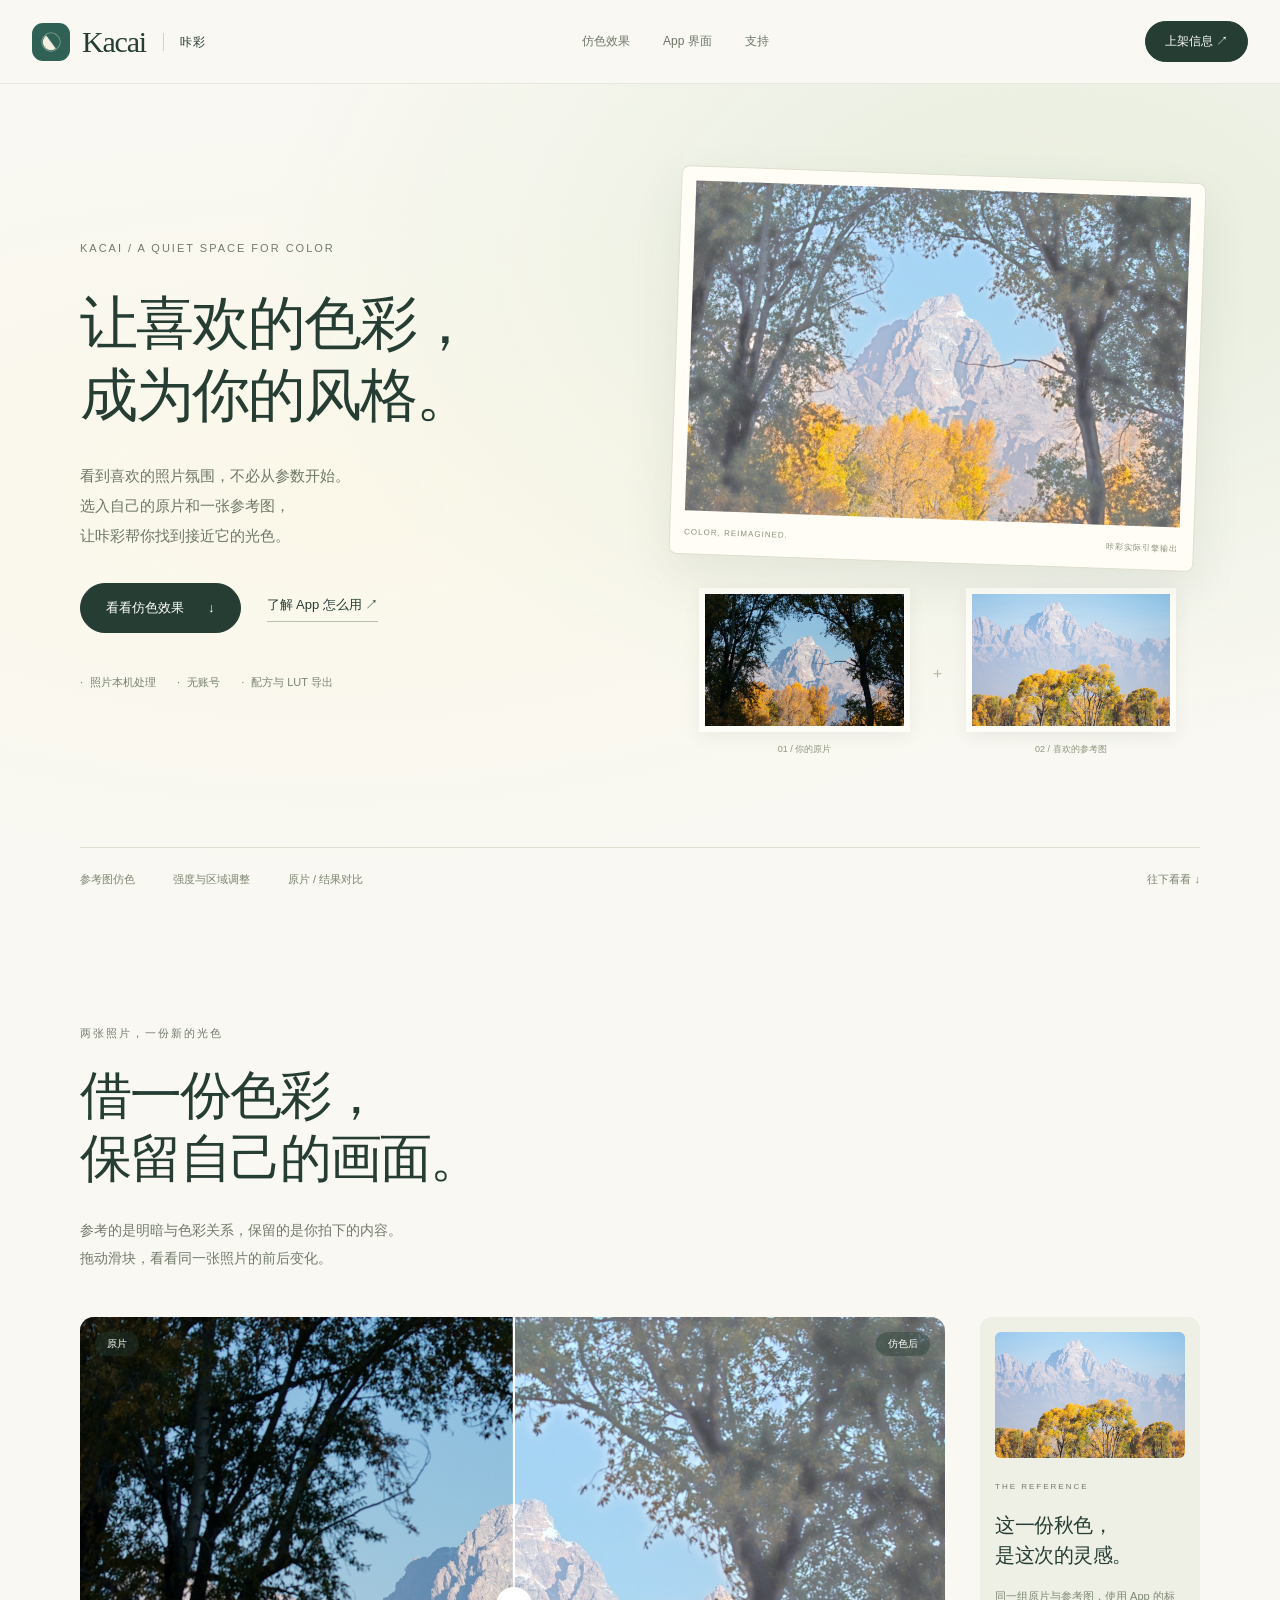
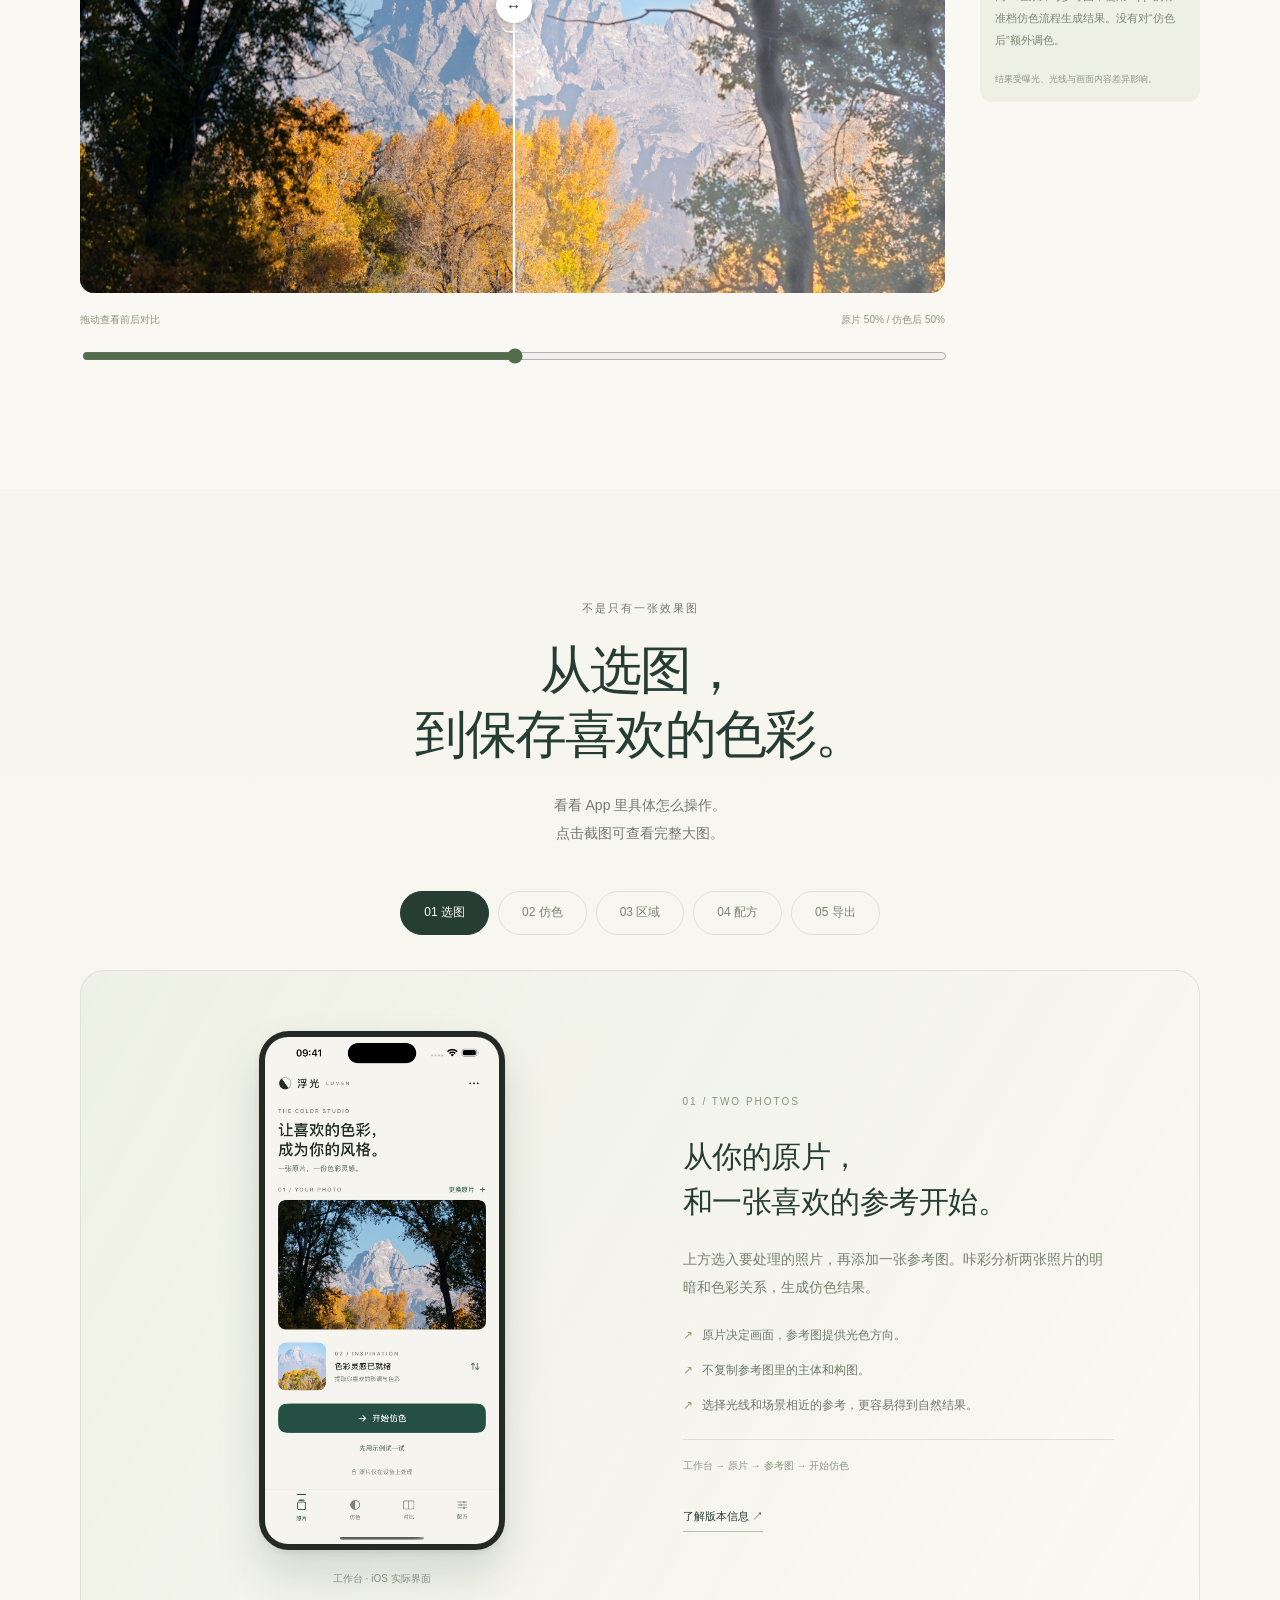
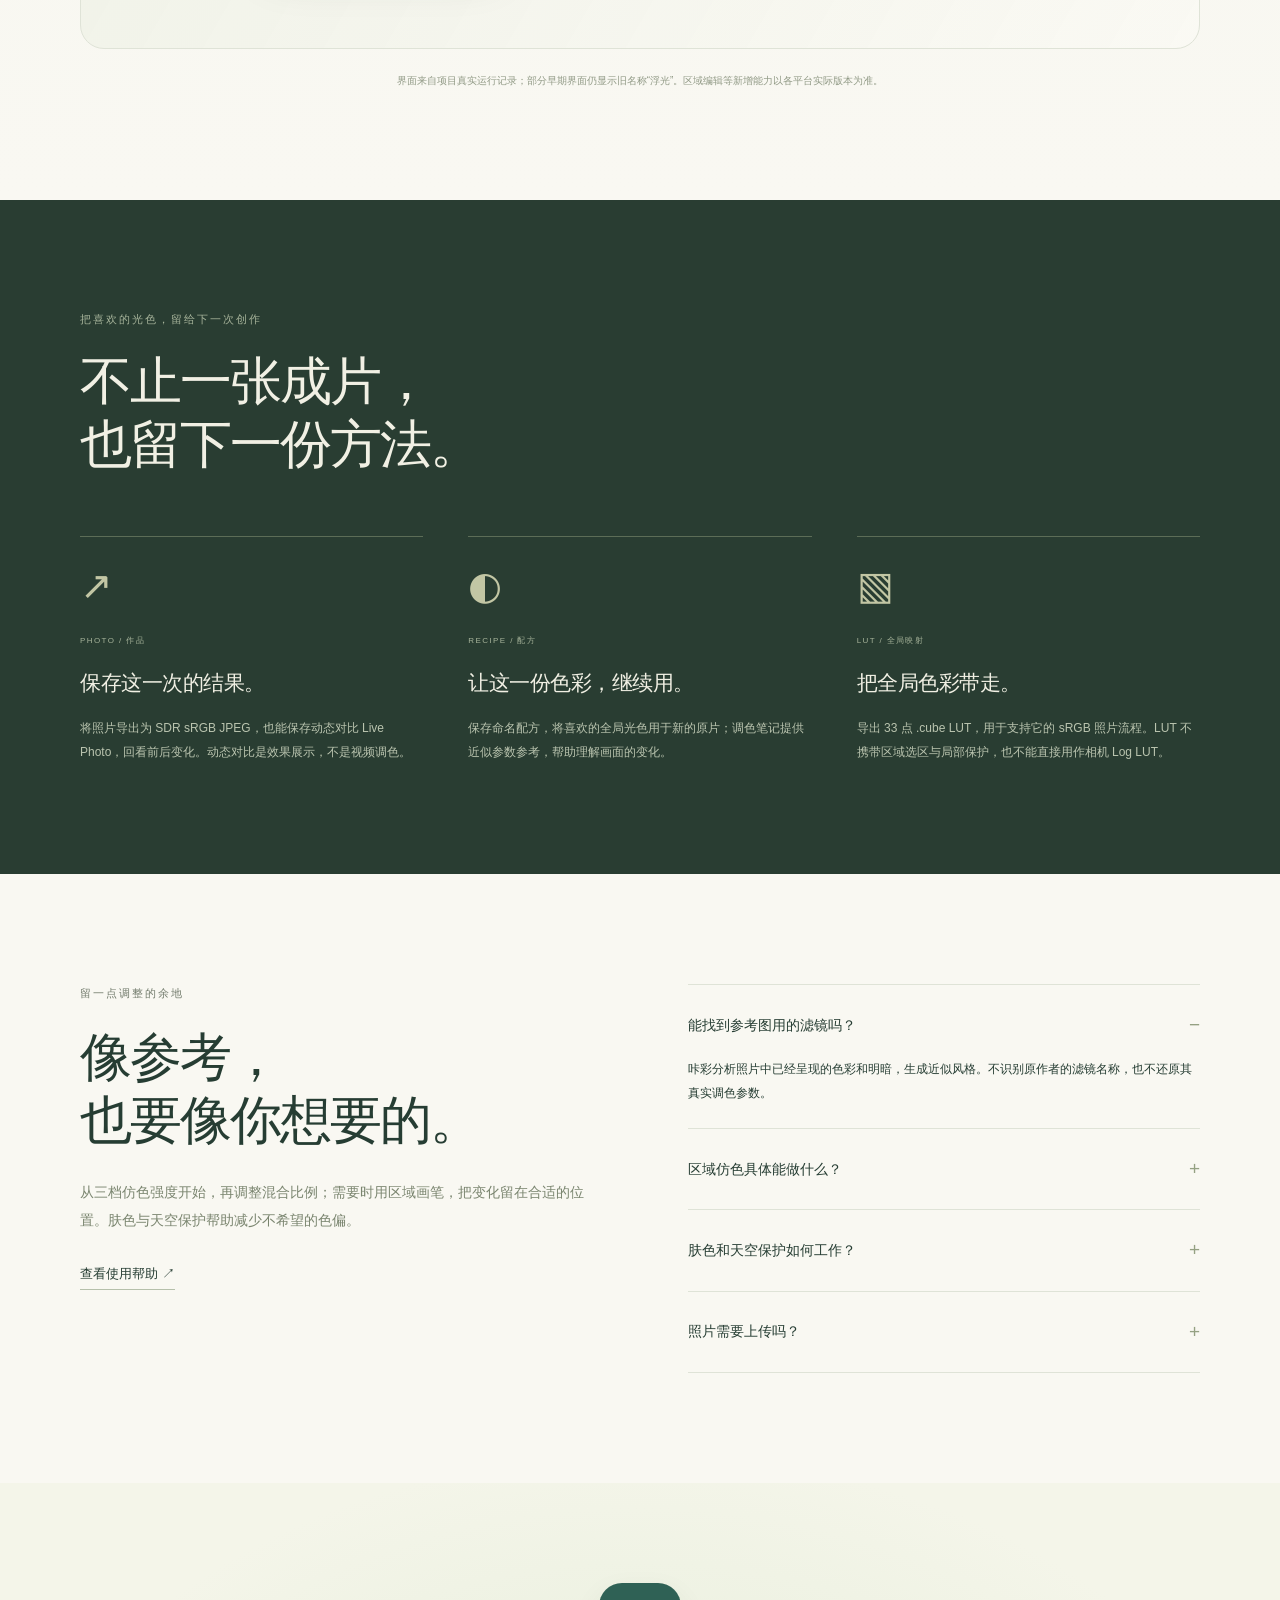
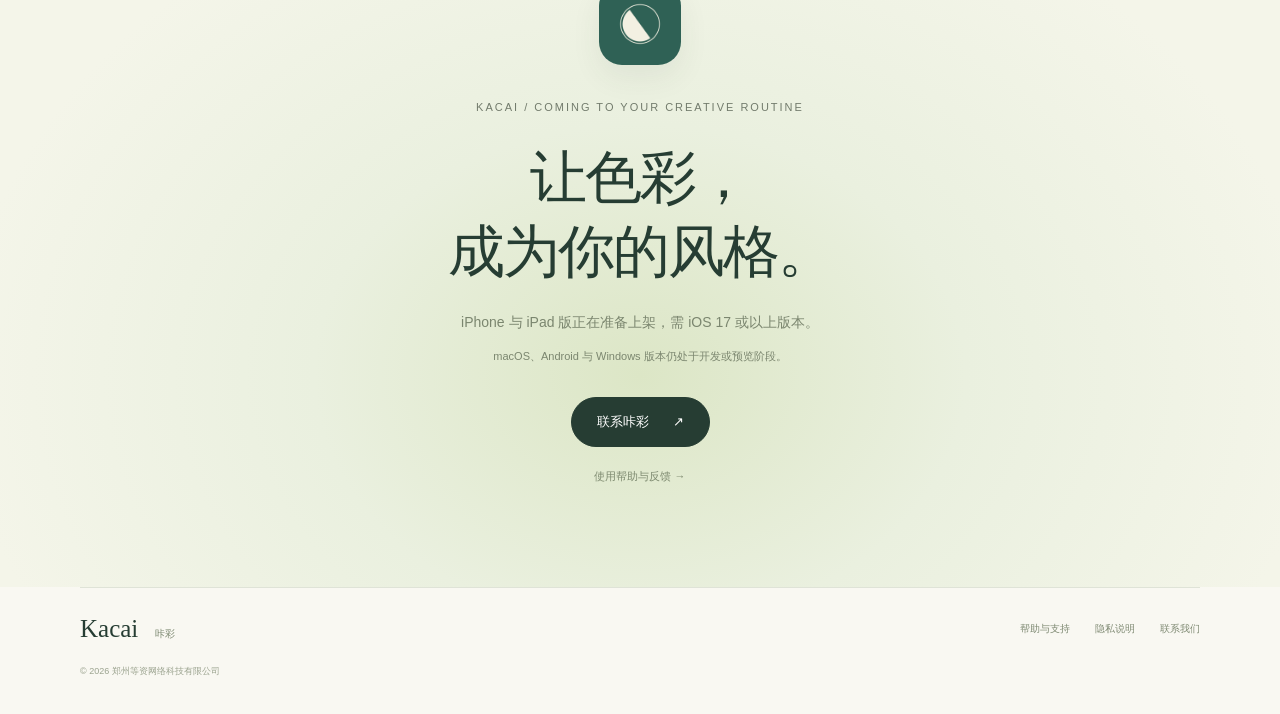
<file: index.html>
<!doctype html><html lang="zh-Hans"><head><meta charset="utf-8"><meta name="viewport" content="width=device-width,initial-scale=1"><meta name="theme-color" content="#f9f8f2"><title>让喜欢的色彩，成为你的风格 · 咔彩 Kacai</title><meta name="description" content="本地参考图仿色工具。选择原片与参考图，比较前后变化，调整强度与区域，保存作品、配方和 LUT。"><link rel="icon" href="assets/icon.png"><link rel="stylesheet" href="style.css?v=20261118"><script src="app.js?v=20261118" defer></script></head><body><a class="skip-link" href="#main">跳到正文</a><header class="site-header"><div class="header-inner"><a class="brand" href="index.html"><img src="assets/icon.png" alt="" width="38" height="38"><span class="brand-name">Kacai<span>咔彩</span></span></a><nav aria-label="页面导航"><a href="index.html#comparison">仿色效果</a><a href="index.html#experience">App 界面</a><a href="support.html">支持</a></nav><a class="button small" href="index.html#availability">上架信息 ↗</a></div></header>
<main id="main"><section class="hero"><div class="wrap hero-grid"><div class="hero-copy"><p class="eyebrow">KACAI / A QUIET SPACE FOR COLOR</p><h1>让喜欢的色彩，<br>成为你的风格。</h1><p class="hero-description">看到喜欢的照片氛围，不必从参数开始。<br>选入自己的原片和一张参考图，<br>让咔彩帮你找到接近它的光色。</p><div class="hero-actions"><a class="button" href="#comparison">看看仿色效果 <span aria-hidden="true">↓</span></a><a class="text-link" href="#experience">了解 App 怎么用 ↗</a></div><div class="hero-notes"><span>照片本机处理</span><span>无账号</span><span>配方与 LUT 导出</span></div></div><div class="hero-board"><figure class="result-print"><img src="assets/result.jpg" alt="咔彩实际仿色结果：树影间的雪山与金色秋林，明暗与色彩向参考图靠近。" width="1400" height="933" fetchpriority="high"><figcaption><span>COLOR, REIMAGINED.</span><span>咔彩实际引擎输出</span></figcaption></figure><div class="photo-pair"><figure><img src="assets/original.jpg" width="1400" height="933" alt="原片：较深树影中的雪山与秋林。"><figcaption>01 / 你的原片</figcaption></figure><span aria-hidden="true">＋</span><figure><img src="assets/reference.jpg" width="1400" height="933" alt="参考图：明亮雪山前的金色白杨林。"><figcaption>02 / 喜欢的参考图</figcaption></figure></div></div></div><div class="wrap hero-bottom"><span>参考图仿色</span><span>强度与区域调整</span><span>原片 / 结果对比</span><a href="#comparison">往下看看 ↓</a></div></section>
<section class="section" id="comparison" aria-labelledby="comparison-title"><div class="wrap"><div class="section-heading"><p class="eyebrow">两张照片，一份新的光色</p><h2 id="comparison-title">借一份色彩，<br>保留自己的画面。</h2><p>参考的是明暗与色彩关系，保留的是你拍下的内容。<br>拖动滑块，看看同一张照片的前后变化。</p></div><div class="compare-layout"><div><div class="compare-stage" style="--split:50%"><img class="compare-result" src="assets/result.jpg" width="1400" height="933" alt="仿色后的雪山秋林完整效果" loading="lazy"><div class="compare-original"><img src="assets/original.jpg" width="1400" height="933" alt="同一张照片的原片" loading="lazy"></div><div class="compare-divider" aria-hidden="true"><span>↔</span></div><span class="compare-label before-label">原片</span><span class="compare-label after-label">仿色后</span></div><div class="range-heading"><label for="compare-range">拖动查看前后对比</label><output id="compare-value" for="compare-range">原片 50% / 仿色后 50%</output></div><input type="range" id="compare-range" min="0" max="100" value="50" aria-label="调整原片与仿色后的对比位置"></div><aside class="reference-card"><img src="assets/reference.jpg" alt="此次仿色采用的参考图，明亮雪山与金色白杨。" width="1400" height="933" loading="lazy"><p class="eyebrow">THE REFERENCE</p><h3>这一份秋色，<br>是这次的灵感。</h3><p>同一组原片与参考图，使用 App 的标准档仿色流程生成结果。没有对“仿色后”额外调色。</p><small>结果受曝光、光线与画面内容差异影响。</small></aside></div></div></section>
<section class="section experience" id="experience" aria-labelledby="experience-title"><div class="wrap"><div class="section-heading centered"><p class="eyebrow">不是只有一张效果图</p><h2 id="experience-title">从选图，<br>到保存喜欢的色彩。</h2><p>看看 App 里具体怎么操作。<br>点击截图可查看完整大图。</p></div><div class="step-tabs" role="tablist" aria-label="App 操作流程"><button role="tab" id="tab-studio" aria-selected="true" aria-controls="step-panel" data-step="studio">01 选图</button><button role="tab" id="tab-match" aria-selected="false" tabindex="-1" aria-controls="step-panel" data-step="match">02 仿色</button><button role="tab" id="tab-region" aria-selected="false" tabindex="-1" aria-controls="step-panel" data-step="region">03 区域</button><button role="tab" id="tab-recipe" aria-selected="false" tabindex="-1" aria-controls="step-panel" data-step="recipe">04 配方</button><button role="tab" id="tab-export" aria-selected="false" tabindex="-1" aria-controls="step-panel" data-step="export">05 导出</button></div><div class="step-panel" id="step-panel" role="tabpanel" aria-labelledby="tab-studio"><figure class="step-visual"><a class="phone walkthrough" id="step-image-link" href="assets/app-studio.jpg" data-preview aria-label="查看当前 App 界面大图"><img id="step-image" src="assets/app-studio.jpg" alt="实际 iOS 工作台，展示原片与参考图两个导入位置。" width="900" height="1951" loading="lazy"></a><figcaption id="step-caption">工作台 · iOS 实际界面</figcaption></figure><div class="step-copy"><span id="step-number" class="step-number">01 / TWO PHOTOS</span><h3 id="step-title">从你的原片，<br>和一张喜欢的参考开始。</h3><p id="step-description">上方选入要处理的照片，再添加一张参考图。咔彩分析两张照片的明暗和色彩关系，生成仿色结果。</p><ul id="step-points"><li>原片决定画面，参考图提供光色方向。</li><li>不复制参考图里的主体和构图。</li><li>选择光线和场景相近的参考，更容易得到自然结果。</li></ul><p class="step-path" id="step-path">工作台 → 原片 → 参考图 → 开始仿色</p><a class="text-link" href="#availability">了解版本信息 ↗</a></div></div><p class="image-note">界面来自项目真实运行记录；部分早期界面仍显示旧名称“浮光”。区域编辑等新增能力以各平台实际版本为准。</p></div></section>
<section class="essentials section"><div class="wrap"><div class="section-heading"><p class="eyebrow">把喜欢的光色，留给下一次创作</p><h2>不止一张成片，<br>也留下一份方法。</h2></div><div class="essentials-grid"><article><span class="feature-mark">↗</span><p class="eyebrow">PHOTO / 作品</p><h3>保存这一次的结果。</h3><p>将照片导出为 SDR sRGB JPEG，也能保存动态对比 Live Photo，回看前后变化。动态对比是效果展示，不是视频调色。</p></article><article><span class="feature-mark">◐</span><p class="eyebrow">RECIPE / 配方</p><h3>让这一份色彩，继续用。</h3><p>保存命名配方，将喜欢的全局光色用于新的原片；调色笔记提供近似参数参考，帮助理解画面的变化。</p></article><article><span class="feature-mark">▧</span><p class="eyebrow">LUT / 全局映射</p><h3>把全局色彩带走。</h3><p>导出 33 点 .cube LUT，用于支持它的 sRGB 照片流程。LUT 不携带区域选区与局部保护，也不能直接用作相机 Log LUT。</p></article></div></div></section>
<section class="section"><div class="wrap support-grid"><div><p class="eyebrow">留一点调整的余地</p><h2>像参考，<br>也要像你想要的。</h2><p class="section-text">从三档仿色强度开始，再调整混合比例；需要时用区域画笔，把变化留在合适的位置。肤色与天空保护帮助减少不希望的色偏。</p><a class="text-link" href="support.html">查看使用帮助 ↗</a></div><div class="faq"><details open><summary>能找到参考图用的滤镜吗？</summary><p>咔彩分析照片中已经呈现的色彩和明暗，生成近似风格。不识别原作者的滤镜名称，也不还原其真实调色参数。</p></details><details><summary>区域仿色具体能做什么？</summary><p>当前 iOS 开发版本支持区域画笔、擦除、柔边与撤销重做，并可恢复最近一次编辑项目。选区影响当前照片，导出的全局 LUT 不包含选区。</p></details><details><summary>肤色和天空保护如何工作？</summary><p>当前 iOS 开发版本提供人脸检测辅助的肤色保护与天空渐变平滑；保护仍可能误判，可按实际结果调整或关闭，并配合区域编辑。</p></details><details><summary>照片需要上传吗？</summary><p>照片分析和仿色在本机完成，无需账号。系统可能从你的 iCloud 图库下载你选择的照片；这属于系统图库行为。</p></details></div></div></section>
<section class="download-section" id="availability"><div class="wrap download-inner"><img class="download-icon" src="assets/icon.png" width="88" height="88" alt="咔彩 App 图标" loading="lazy"><p class="eyebrow">KACAI / COMING TO YOUR CREATIVE ROUTINE</p><h2>让色彩，<br>成为你的风格。</h2><p>iPhone 与 iPad 版正在准备上架，需 iOS 17 或以上版本。</p><p class="platform-note">macOS、Android 与 Windows 版本仍处于开发或预览阶段。</p><a class="button" href="mailto:laigangwei@163.com">联系咔彩 <span aria-hidden="true">↗</span></a><a class="download-help" href="support.html">使用帮助与反馈 →</a></div></section></main><footer class="site-footer wrap"><a class="footer-brand" href="index.html">Kacai <span>咔彩</span></a><nav aria-label="页脚"><a href="support.html">帮助与支持</a><a href="privacy.html">隐私说明</a><a href="mailto:laigangwei@163.com">联系我们</a></nav><p>© 2026 郑州等资网络科技有限公司</p></footer><dialog class="image-dialog" id="image-dialog" aria-label="图片大图预览"><div class="dialog-toolbar"><span>App 界面</span><button id="close-preview" aria-label="关闭大图">关闭 ×</button></div><img id="dialog-image" alt=""></dialog></body></html>
</file>
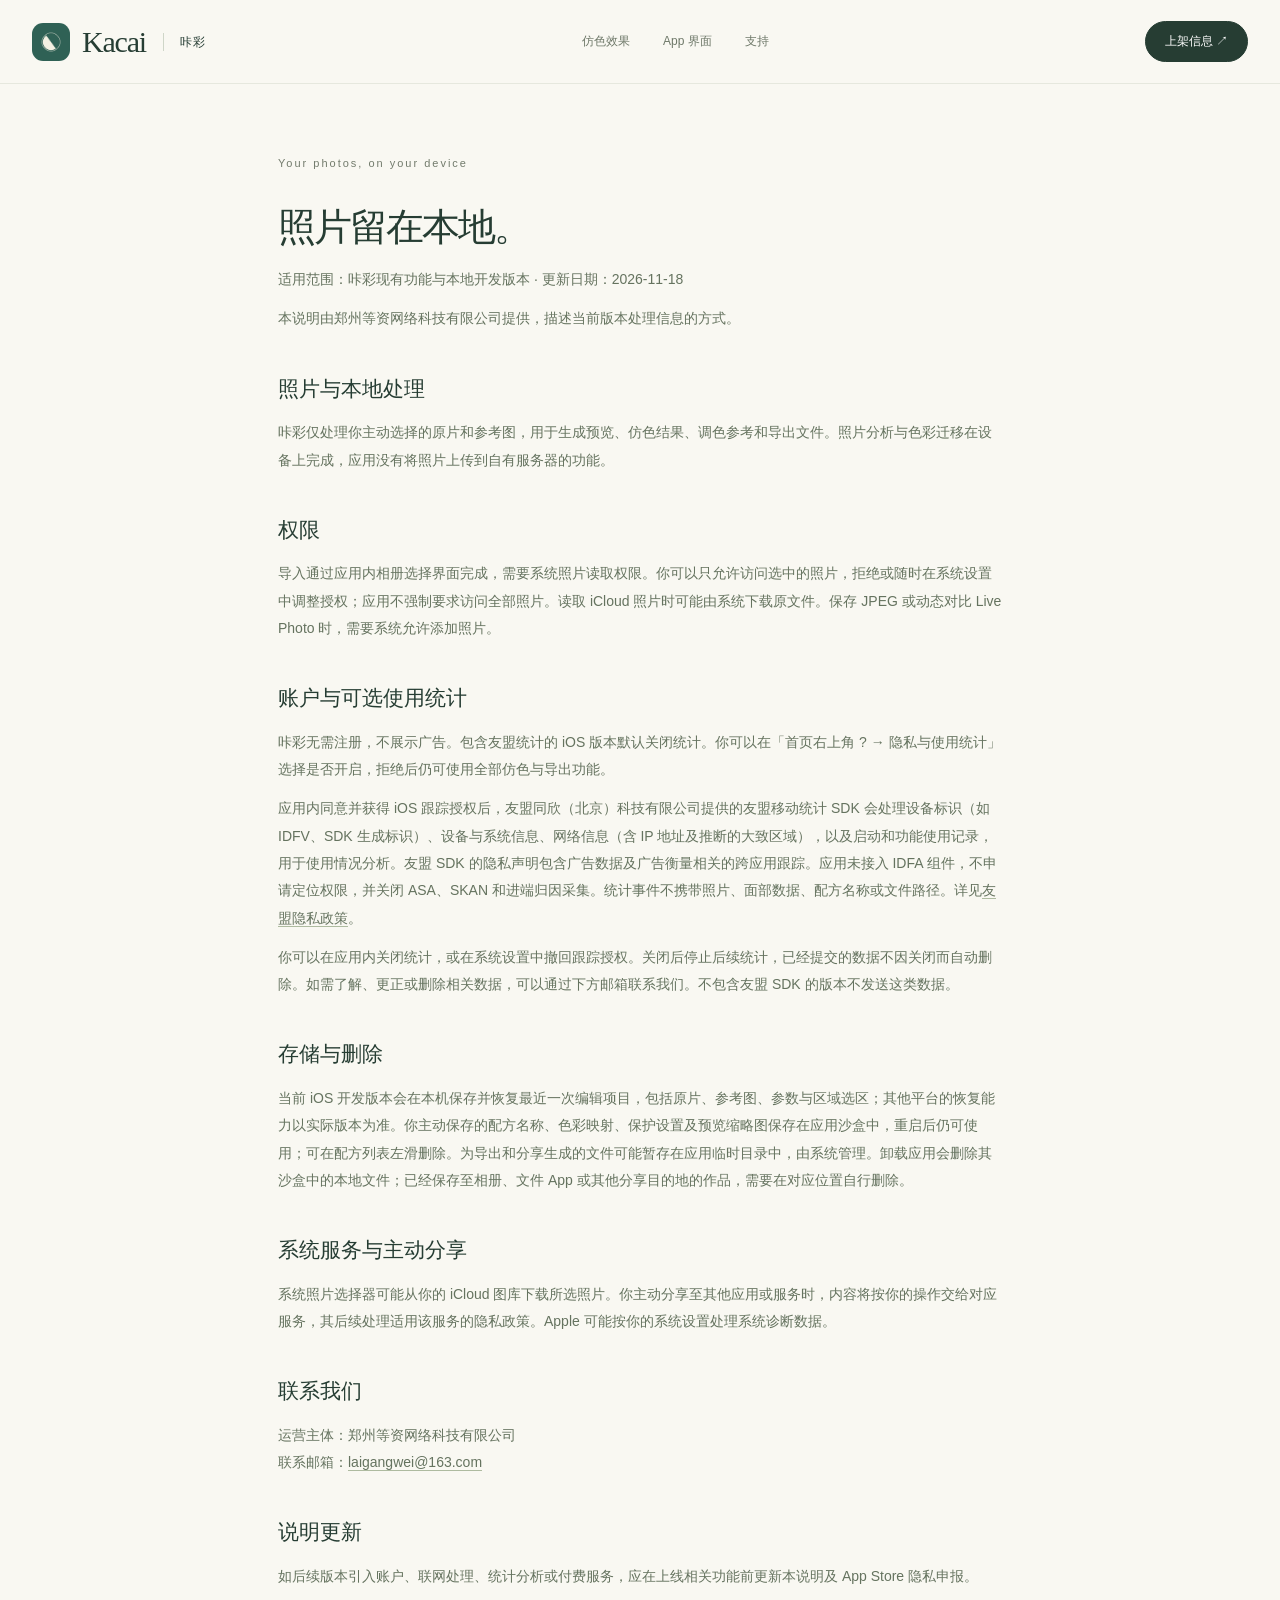
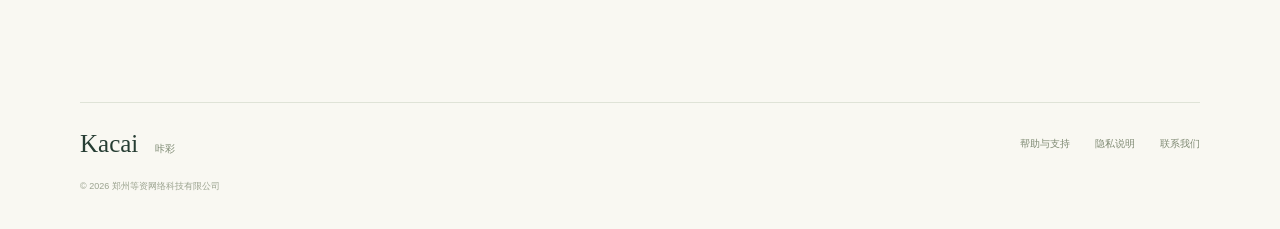
<file: privacy.html>
<!doctype html><html lang="zh-Hans"><head><meta charset="utf-8"><meta name="viewport" content="width=device-width,initial-scale=1"><meta name="theme-color" content="#f9f8f2"><title>隐私说明 · 咔彩 Kacai</title><meta name="description" content="咔彩的本地照片处理、权限和存储说明。"><link rel="icon" href="assets/icon.png"><link rel="stylesheet" href="style.css?v=20261118"><script src="app.js?v=20261118" defer></script></head><body><a class="skip-link" href="#main">跳到正文</a><header class="site-header"><div class="header-inner"><a class="brand" href="index.html"><img src="assets/icon.png" alt="" width="38" height="38"><span class="brand-name">Kacai<span>咔彩</span></span></a><nav aria-label="页面导航"><a href="index.html#comparison">仿色效果</a><a href="index.html#experience">App 界面</a><a href="support.html">支持</a></nav><a class="button small" href="index.html#availability">上架信息 ↗</a></div></header><main id="main" class="policy-page"><div class="eyebrow">Your photos, on your device</div><h1>照片留在本地。</h1><p class="muted">适用范围：咔彩现有功能与本地开发版本 · 更新日期：2026-11-18</p><p>本说明由郑州等资网络科技有限公司提供，描述当前版本处理信息的方式。</p><h2>照片与本地处理</h2><p>咔彩仅处理你主动选择的原片和参考图，用于生成预览、仿色结果、调色参考和导出文件。照片分析与色彩迁移在设备上完成，应用没有将照片上传到自有服务器的功能。</p><h2>权限</h2><p>导入通过应用内相册选择界面完成，需要系统照片读取权限。你可以只允许访问选中的照片，拒绝或随时在系统设置中调整授权；应用不强制要求访问全部照片。读取 iCloud 照片时可能由系统下载原文件。保存 JPEG 或动态对比 Live Photo 时，需要系统允许添加照片。</p><h2>账户与可选使用统计</h2><p>咔彩无需注册，不展示广告。包含友盟统计的 iOS 版本默认关闭统计。你可以在「首页右上角 ? → 隐私与使用统计」选择是否开启，拒绝后仍可使用全部仿色与导出功能。</p><p>应用内同意并获得 iOS 跟踪授权后，友盟同欣（北京）科技有限公司提供的友盟移动统计 SDK 会处理设备标识（如 IDFV、SDK 生成标识）、设备与系统信息、网络信息（含 IP 地址及推断的大致区域），以及启动和功能使用记录，用于使用情况分析。友盟 SDK 的隐私声明包含广告数据及广告衡量相关的跨应用跟踪。应用未接入 IDFA 组件，不申请定位权限，并关闭 ASA、SKAN 和进端归因采集。统计事件不携带照片、面部数据、配方名称或文件路径。详见<a href="https://www.umeng.com/page/policy">友盟隐私政策</a>。</p><p>你可以在应用内关闭统计，或在系统设置中撤回跟踪授权。关闭后停止后续统计，已经提交的数据不因关闭而自动删除。如需了解、更正或删除相关数据，可以通过下方邮箱联系我们。不包含友盟 SDK 的版本不发送这类数据。</p><h2>存储与删除</h2><p>当前 iOS 开发版本会在本机保存并恢复最近一次编辑项目，包括原片、参考图、参数与区域选区；其他平台的恢复能力以实际版本为准。你主动保存的配方名称、色彩映射、保护设置及预览缩略图保存在应用沙盒中，重启后仍可使用；可在配方列表左滑删除。为导出和分享生成的文件可能暂存在应用临时目录中，由系统管理。卸载应用会删除其沙盒中的本地文件；已经保存至相册、文件 App 或其他分享目的地的作品，需要在对应位置自行删除。</p><h2>系统服务与主动分享</h2><p>系统照片选择器可能从你的 iCloud 图库下载所选照片。你主动分享至其他应用或服务时，内容将按你的操作交给对应服务，其后续处理适用该服务的隐私政策。Apple 可能按你的系统设置处理系统诊断数据。</p><h2>联系我们</h2><p>运营主体：郑州等资网络科技有限公司<br>联系邮箱：<a href="mailto:laigangwei@163.com">laigangwei@163.com</a></p><h2>说明更新</h2><p>如后续版本引入账户、联网处理、统计分析或付费服务，应在上线相关功能前更新本说明及 App Store 隐私申报。</p></main><footer class="site-footer wrap"><a class="footer-brand" href="index.html">Kacai <span>咔彩</span></a><nav aria-label="页脚"><a href="support.html">帮助与支持</a><a href="privacy.html">隐私说明</a><a href="mailto:laigangwei@163.com">联系我们</a></nav><p>© 2026 郑州等资网络科技有限公司</p></footer></body></html>
</file>
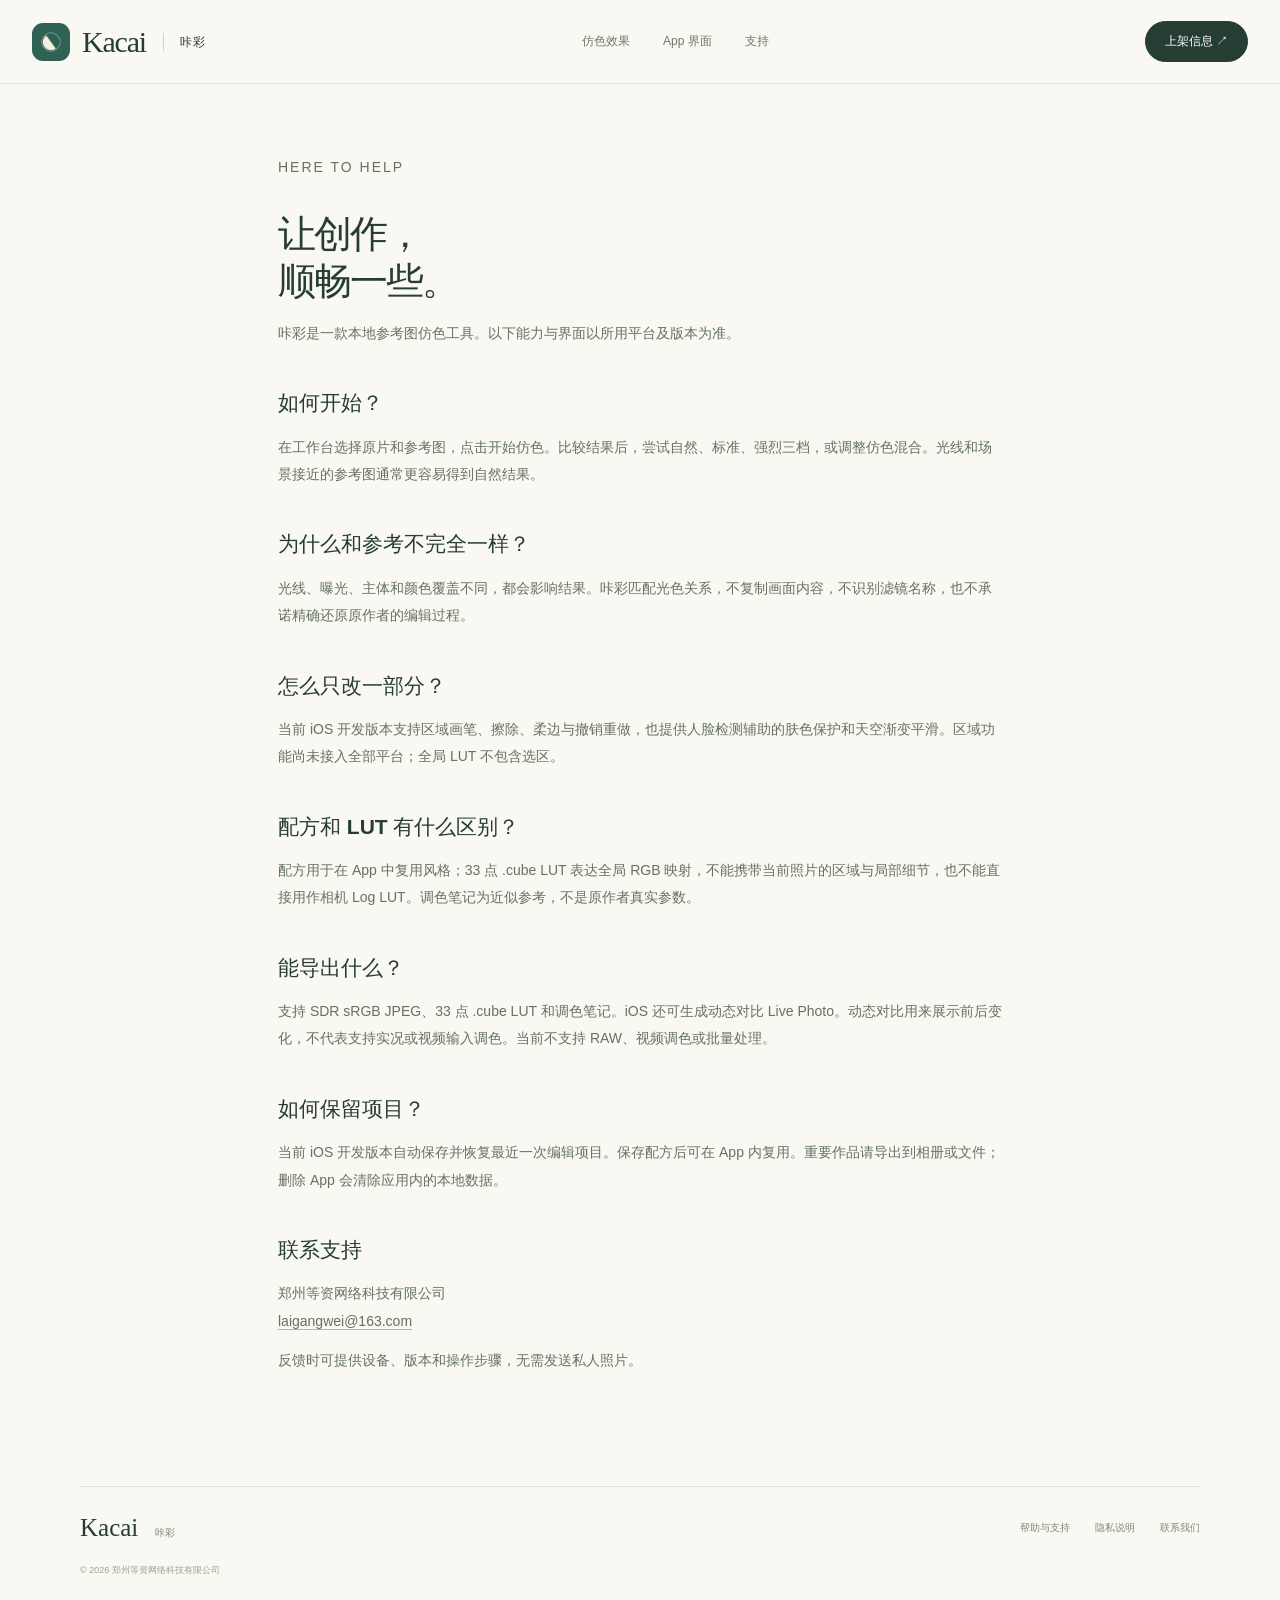
<file: support.html>
<!doctype html><html lang="zh-Hans"><head><meta charset="utf-8"><meta name="viewport" content="width=device-width,initial-scale=1"><meta name="theme-color" content="#f9f8f2"><title>帮助与支持 · 咔彩 Kacai</title><meta name="description" content="咔彩使用流程、区域编辑、配方与 LUT 导出的常见问题。"><link rel="icon" href="assets/icon.png"><link rel="stylesheet" href="style.css?v=20261118"><script src="app.js?v=20261118" defer></script></head><body><a class="skip-link" href="#main">跳到正文</a><header class="site-header"><div class="header-inner"><a class="brand" href="index.html"><img src="assets/icon.png" alt="" width="38" height="38"><span class="brand-name">Kacai<span>咔彩</span></span></a><nav aria-label="页面导航"><a href="index.html#comparison">仿色效果</a><a href="index.html#experience">App 界面</a><a href="support.html">支持</a></nav><a class="button small" href="index.html#availability">上架信息 ↗</a></div></header><main class="policy-page" id="main"><p class="eyebrow">HERE TO HELP</p><h1>让创作，<br>顺畅一些。</h1><p>咔彩是一款本地参考图仿色工具。以下能力与界面以所用平台及版本为准。</p><h2>如何开始？</h2><p>在工作台选择原片和参考图，点击开始仿色。比较结果后，尝试自然、标准、强烈三档，或调整仿色混合。光线和场景接近的参考图通常更容易得到自然结果。</p><h2>为什么和参考不完全一样？</h2><p>光线、曝光、主体和颜色覆盖不同，都会影响结果。咔彩匹配光色关系，不复制画面内容，不识别滤镜名称，也不承诺精确还原原作者的编辑过程。</p><h2>怎么只改一部分？</h2><p>当前 iOS 开发版本支持区域画笔、擦除、柔边与撤销重做，也提供人脸检测辅助的肤色保护和天空渐变平滑。区域功能尚未接入全部平台；全局 LUT 不包含选区。</p><h2>配方和 LUT 有什么区别？</h2><p>配方用于在 App 中复用风格；33 点 .cube LUT 表达全局 RGB 映射，不能携带当前照片的区域与局部细节，也不能直接用作相机 Log LUT。调色笔记为近似参考，不是原作者真实参数。</p><h2>能导出什么？</h2><p>支持 SDR sRGB JPEG、33 点 .cube LUT 和调色笔记。iOS 还可生成动态对比 Live Photo。动态对比用来展示前后变化，不代表支持实况或视频输入调色。当前不支持 RAW、视频调色或批量处理。</p><h2>如何保留项目？</h2><p>当前 iOS 开发版本自动保存并恢复最近一次编辑项目。保存配方后可在 App 内复用。重要作品请导出到相册或文件；删除 App 会清除应用内的本地数据。</p><h2>联系支持</h2><p>郑州等资网络科技有限公司<br><a href="mailto:laigangwei@163.com">laigangwei@163.com</a></p><p>反馈时可提供设备、版本和操作步骤，无需发送私人照片。</p></main><footer class="site-footer wrap"><a class="footer-brand" href="index.html">Kacai <span>咔彩</span></a><nav aria-label="页脚"><a href="support.html">帮助与支持</a><a href="privacy.html">隐私说明</a><a href="mailto:laigangwei@163.com">联系我们</a></nav><p>© 2026 郑州等资网络科技有限公司</p></footer></body></html>
</file>
<file: style.css>
:root{color-scheme:light;--paper:#f9f8f2;--ink:#263d33;--muted:#727b6c;--sage:#e8ecdf;--line:#dfe3d7;--gold:#b2a078;font-family:-apple-system,BlinkMacSystemFont,"PingFang SC","Microsoft YaHei",sans-serif;font-synthesis:none}
*{box-sizing:border-box}html{scroll-behavior:smooth;scroll-padding-top:100px}body{margin:0;background:var(--paper);color:var(--ink);font-size:15px;line-height:1.8}a{color:inherit;text-decoration:none}button{font:inherit;color:inherit;cursor:pointer}img{display:block;max-width:100%}button,a,summary{-webkit-tap-highlight-color:transparent}button:focus-visible,a:focus-visible,summary:focus-visible{outline:3px solid #929f78;outline-offset:5px}p,h1,h2,h3,figure{margin:0}button{touch-action:manipulation}::selection{background:#d7dfc5}.wrap{width:min(1120px,calc(100% - 80px));margin-inline:auto}.section{padding:110px 0}.eyebrow{font-size:11px;font-weight:500;letter-spacing:2px;color:var(--muted)}h1,h2,h3{font-weight:570}h1,h2{letter-spacing:-2px;line-height:1.22}h2{font-size:52px}h3{line-height:1.5;letter-spacing:-.5px}.skip-link{position:fixed;top:-100px;left:20px;padding:10px 20px;background:#fff;z-index:10}.skip-link:focus{top:10px}.button{display:inline-flex;align-items:center;justify-content:center;gap:24px;padding:13px 25px;background:var(--ink);color:#fff;border:1px solid var(--ink);border-radius:40px;font-size:13px;line-height:1.7;transition:background .2s,transform .2s}.button:hover{background:#45624c;transform:translateY(-2px)}.button.small{font-size:12px;padding:9px 19px;gap:15px}.text-link{display:inline-flex;align-items:center;gap:20px;border-bottom:1px solid #b6c0ab;padding-bottom:4px;font-size:13px}.text-link:hover{color:#637953}.availability{color:var(--muted);font-size:11px;letter-spacing:.3px}
.site-header{position:sticky;top:0;z-index:5;background:rgba(249,248,242,.92);backdrop-filter:blur(20px);border-bottom:1px solid #e6e8de}.header-inner{width:min(1280px,calc(100% - 64px));height:83px;margin:auto;display:flex;align-items:center;justify-content:space-between;gap:24px}.brand{display:flex;gap:12px;align-items:center}.brand img{width:38px;height:38px;border-radius:11px}.brand-name{font:30px/1 Georgia,"Times New Roman",serif;letter-spacing:-1.2px;display:flex;align-items:center;gap:17px}.brand-name>span{font:12px/1.5 -apple-system,"PingFang SC",sans-serif;letter-spacing:1px;padding-left:16px;border-left:1px solid #cfd6c8}.site-header nav{display:flex;gap:33px;font-size:12px;color:#6e7868}.site-header nav a:hover{color:var(--ink)}
.hero{position:relative;overflow:hidden;background:radial-gradient(ellipse at 82% 20%,#e7eddd 0,transparent 53%),radial-gradient(ellipse at 26% 50%,#fbf8e9 0,transparent 63%)}.hero-grid{display:grid;grid-template-columns:1.03fr 1fr;align-items:center;gap:25px;padding-top:65px;padding-bottom:55px}.hero h1{font-size:clamp(48px,5.25vw,70px);margin:28px 0 29px;line-height:1.25}.hero-description{font-size:15px;line-height:2;color:#6e7867}.hero-actions{display:flex;gap:26px;align-items:center;margin-top:32px;flex-wrap:wrap}.hero-copy>.availability{margin-top:17px}.hero-notes{display:flex;gap:21px;margin-top:40px;font-size:11px;color:#78836f}.hero-notes span:before{content:'·';margin-right:7px}.hero-visual{position:relative;min-height:655px;margin-right:-10px}.hero-halo{position:absolute;width:475px;height:475px;border:1px solid #dbe2cf;border-radius:50%;left:15px;top:80px;background:radial-gradient(circle,#dce4cc88,transparent 70%)}.hero-halo:before{content:'';position:absolute;inset:28px;border:1px solid #dfe5d6;border-radius:50%}.phone{display:block;border:6px solid #252b24;border-radius:30px;background:#0b0e0b;box-shadow:0 25px 45px #263b3326,0 3px 6px #263b3317;transition:transform .25s}.phone:hover{transform:translateY(-4px)}.phone img{width:100%;height:auto;border-radius:23px}.hero-camera{position:absolute;width:262px;right:9px;top:0;z-index:2}.hero-roll{position:absolute;width:200px;left:13px;top:131px;transform:rotate(-5deg);z-index:1}.hero-visual figcaption{font-size:11px;color:#6a7760;margin-top:15px;text-align:center}.hero-camera figcaption{margin-top:18px}.screen-note{position:absolute;font-size:10px;letter-spacing:.5px;color:#8c9582;bottom:0;left:0;right:0;text-align:center}.hero-bottom{border-top:1px solid #dbe0d0;display:flex;align-items:center;gap:38px;font-size:11px;color:#7b856f;padding-top:22px;padding-bottom:24px}.hero-bottom a{margin-left:auto;display:flex;gap:20px}
.moment-section{padding:90px 0 10px}.moment{position:relative;overflow:hidden;border-radius:22px;background:#e3e7db}.moment>img{width:100%;height:auto}.moment-copy{position:absolute;top:50px;left:52px;color:#344739}.moment-copy .eyebrow{font-size:9px;letter-spacing:1.5px;color:#69715d}.moment-copy h2{font-size:45px;margin:18px 0 20px}.moment-copy>p:last-child{font-size:12px;line-height:1.9}.moment figcaption{position:absolute;bottom:0;left:0;right:0;display:flex;justify-content:space-between;padding:18px 25px;background:linear-gradient(transparent,#1a302c66);color:#fff;font-size:9px;letter-spacing:1px}.section-heading>h2{margin:20px 0 25px}.section-heading>p:last-child{color:var(--muted);font-size:14px;line-height:2}.centered{text-align:center}.step-tabs{display:flex;justify-content:center;gap:9px;margin:44px 0 35px}.step-tabs button{background:transparent;border:1px solid var(--line);border-radius:30px;padding:10px 23px;font-size:12px;color:#78836f;white-space:nowrap}.step-tabs button[aria-selected="true"]{background:var(--ink);color:white;border-color:var(--ink)}.step-panel{display:grid;grid-template-columns:1fr 1fr;gap:85px;align-items:center;padding:60px 85px;border:1px solid var(--line);border-radius:24px;background:linear-gradient(120deg,#e9eddf99,#fbfaf580)}.step-visual{display:flex;flex-direction:column;align-items:center}.walkthrough{width:246px}.step-visual figcaption{font-size:10px;color:#86917b;margin-top:20px;text-align:center}.step-number{font-size:10px;letter-spacing:2px;color:#899679}.step-copy h3{font-size:30px;line-height:1.5;margin:21px 0}.step-copy>p:not(.step-path){font-size:14px;line-height:2;color:#77816e}.step-copy ul{list-style:none;margin:23px 0;padding:0;color:#6e7967;font-size:12px;line-height:1.9}.step-copy li{position:relative;padding-left:19px;margin-bottom:12px}.step-copy li:before{content:'↗';position:absolute;left:0;color:#9d9d76}.step-path{font-size:10px;color:#8e9785;line-height:1.8;padding-top:17px;border-top:1px solid #dce2d2;margin-top:23px;margin-bottom:26px}.step-copy .text-link{font-size:11px}
.films{padding-top:60px;background:linear-gradient(180deg,transparent,#edf0e7aa)}.film-studio{display:grid;grid-template-columns:1fr 255px;gap:45px;margin-top:48px;align-items:start}.film-figure{padding:18px;background:#fffef9;border:1px solid var(--line);border-radius:16px;box-shadow:0 12px 32px #66725b08}.film-figure img{width:100%;height:auto;aspect-ratio:1536/1024;object-fit:contain;background:#f2f1eb}.film-figure figcaption{display:flex;justify-content:space-between;font-size:9px;letter-spacing:1px;color:#7a8471;padding-top:15px}.film-controls>.eyebrow{font-size:9px;letter-spacing:2px;margin-bottom:12px}.film-buttons{display:grid;grid-template-columns:1fr 1fr;gap:8px}.film-buttons button{background:#fff8;border:1px solid #dfe4d7;border-radius:9px;display:flex;align-items:center;text-align:left;gap:9px;padding:14px 11px;position:relative;font-size:13px}.film-buttons button[aria-pressed="true"]{border-color:#657954;background:#e1e8d5}.film-buttons small{display:block;font-size:6px;letter-spacing:.5px;color:#8a927d;white-space:nowrap;margin-top:2px}.swatch{width:14px;height:27px;border-radius:20px;flex-shrink:0}.cyan{background:linear-gradient(#6c887b,#d1d8bd)}.daylight{background:linear-gradient(#81a09a,#e6ce8a)}.cinema{background:linear-gradient(#3a5a51,#919d8e)}.amber{background:linear-gradient(#a78b58,#dec7a0)}.faded{background:linear-gradient(#a3aa8b,#ddd8c1)}.monochrome{background:linear-gradient(#363c36,#d6d6cc)}.film-order{display:none}.film-detail{font-size:12px;line-height:1.9;color:#718067;margin-top:19px;min-height:48px}.original-button{border:0;border-bottom:1px solid #b4c0a8;border-radius:0;padding:4px 0;background:transparent;font-size:10px;margin-top:12px}.original-button span{margin-left:12px}.original-button[aria-pressed="true"]{color:#263d33;font-weight:650}.image-note{text-align:center;color:#919a86;font-size:10px;margin-top:23px}
.essentials{background:#293d32;color:#f1f0e4}.essentials .eyebrow{color:#a6b39a}.essentials-grid{display:grid;grid-template-columns:repeat(3,1fr);gap:45px;margin-top:60px}.essentials-grid article{border-top:1px solid #5c6d57;padding-top:26px}.feature-mark{display:block;font-size:39px;line-height:1.2;color:#c2c6a4;margin-bottom:24px;font-family:Georgia,serif}.essentials-grid .eyebrow{font-size:8px;letter-spacing:1.4px}.essentials h3{font-size:21px;margin:18px 0}.essentials article>p:not(.eyebrow){font-size:12px;color:#bac4af;line-height:2}.essentials article>p.feature-note{font-size:10px;color:#95a48a;margin-top:20px}.support-grid{display:grid;grid-template-columns:1fr 1fr;gap:95px}.support h2{margin:22px 0 28px}.support p{font-size:13px;color:var(--muted);line-height:2}.support .eyebrow{font-size:10px}.contact-email{display:inline-flex;gap:30px;align-items:center;font-size:19px;border-bottom:1px solid #c1cab6;padding-bottom:5px;margin-top:30px}.support p.support-brand{font-size:10px;color:#909986;margin-top:21px}.faq details{border-top:1px solid var(--line);padding:23px 0}.faq details:last-child{border-bottom:1px solid var(--line)}.faq summary{font-size:14px;cursor:pointer;list-style:none;display:flex;align-items:center;justify-content:space-between;gap:20px}.faq summary::-webkit-details-marker{display:none}.faq summary:after{content:'+';font-size:19px;color:#95a183;font-weight:300}.faq details[open] summary:after{content:'−'}.faq details p{font-size:12px;line-height:1.95;margin-top:16px}.faq details a{font-size:11px;border-bottom:1px solid #aebba0;display:inline-block;margin-top:12px}.download-section{padding:100px 0;background:radial-gradient(ellipse at 50% 70%,#dce6c6 0,#eaf0df 36%,#f4f5e9 75%);text-align:center}.download-icon{border-radius:23px;box-shadow:0 12px 30px #33463013;margin:0 auto 33px;width:82px;height:82px}.download-inner h2{font-size:57px;line-height:1.3;margin:22px 0}.download-inner>p:not(.eyebrow){font-size:14px;color:#7b866f}.download-inner .button{margin-top:30px}.download-inner>.availability{display:block;margin-top:17px}.privacy-summary{padding-top:50px;padding-bottom:45px;display:grid;grid-template-columns:180px 1fr;gap:12px 35px}.privacy-summary h2{font-size:15px;line-height:1.9;letter-spacing:0}.privacy-summary p{font-size:11px;line-height:1.9;color:#86917b}.privacy-summary .text-link{grid-column:2;width:fit-content;font-size:10px}.site-footer{border-top:1px solid var(--line);padding-top:27px;padding-bottom:35px;display:flex;align-items:center;gap:35px;flex-wrap:wrap}.footer-brand{font:25px Georgia,serif}.footer-brand span{font:10px -apple-system,"PingFang SC",sans-serif;margin-left:10px;color:#7d8972}.site-footer nav{display:flex;gap:25px;font-size:10px;color:#7f8a73;margin-left:auto}.site-footer>p{font-size:9px;color:#9ba38f;width:100%;margin-top:-15px}.image-dialog{border:1px solid #4e5d47;border-radius:16px;background:#f5f4e9;color:var(--ink);padding:15px;max-width:95vw;max-height:94vh;overflow:auto}.image-dialog::backdrop{background:#14231bd9;backdrop-filter:blur(8px)}.dialog-toolbar{display:flex;justify-content:space-between;align-items:center;gap:30px;margin-bottom:12px;font-size:11px}.dialog-toolbar button{border:0;border-radius:22px;background:#e3e9d9;padding:8px 15px;font-size:11px}.dialog-toolbar button span{font-size:16px;margin-left:10px}.image-dialog>img{max-height:calc(90vh - 70px);max-width:85vw;width:auto;height:auto;object-fit:contain;margin:auto;border-radius:5px}
.policy-page{max-width:780px;margin:auto;padding:70px 28px 100px}.policy-page h1{font-size:38px;margin:30px 0 16px}.policy-page h2{font-size:21px;letter-spacing:0;line-height:1.5;margin:40px 0 15px}.policy-page h3{font-size:16px;margin:25px 0 10px}.policy-page p,.policy-page li{font-size:14px;color:#65735f;line-height:1.95;margin-bottom:12px}.policy-page ul{padding-left:22px}.policy-page a{border-bottom:1px solid #aebba0;overflow-wrap:anywhere}.policy-page .policy-meta{font-size:12px;color:#8c967f}.policy-callout{padding:20px;background:#e9eedd;border-radius:10px;margin:30px 0}.policy-page hr{border:0;border-top:1px solid var(--line);margin:50px 0}.policy-page .back-link{font-size:12px}
@media(min-width:1400px){.hero-grid{gap:60px}.hero-camera{right:18px}.hero-roll{left:18px}}
@media(max-width:1050px){.wrap{width:calc(100% - 64px)}h2{font-size:46px}.hero-grid{gap:15px}.hero h1{font-size:52px}.hero-visual{min-height:590px}.hero-camera{width:229px;right:0;top:15px}.hero-roll{width:172px;left:0;top:140px}.hero-halo{width:380px;height:380px;left:0;top:100px}.hero-actions{gap:18px}.hero-description{font-size:13px}.hero-actions .button{font-size:12px;padding:12px 20px}.hero-actions .text-link{font-size:11px}.hero-bottom{gap:27px}.step-panel{padding:48px;gap:50px}.walkthrough{width:230px}.step-copy h3{font-size:27px}.film-studio{gap:30px;grid-template-columns:1fr 240px}.film-buttons button{padding:12px 8px;gap:7px}.essentials-grid{gap:30px}.essentials h3{font-size:19px}.support-grid{gap:50px}.contact-email{font-size:17px}.moment-copy{top:35px;left:40px}.moment-copy h2{font-size:40px}}
@media(max-width:760px){html{scroll-padding-top:75px}.wrap{width:calc(100% - 40px)}.section{padding:75px 0}.header-inner{width:calc(100% - 36px);height:69px;gap:15px}.brand{gap:8px}.brand img{width:31px;height:31px;border-radius:9px}.brand-name{font-size:26px}.brand-name>span{display:none}.site-header nav{gap:22px;font-size:11px}.site-header nav a:nth-child(2){display:none}.button.small{padding:8px 14px;gap:10px;font-size:10px}.hero-grid{grid-template-columns:minmax(0,1fr);padding-top:50px;padding-bottom:27px;gap:35px}.hero-copy{text-align:center}.hero .eyebrow{font-size:9px}.hero h1{font-size:clamp(39px,12.5vw,53px);letter-spacing:-2px;margin:25px 0}.hero-description{font-size:13px;line-height:1.95}.hero-actions{justify-content:center;gap:20px;margin-top:25px}.hero-notes{justify-content:center;margin-top:25px;font-size:10px}.hero-visual{width:100%;max-width:385px;min-width:0;min-height:570px;margin:0 auto}.hero-camera{width:229px;top:0;right:8px}.hero-roll{width:169px;top:116px;left:0}.hero-halo{width:350px;height:350px;top:70px;left:10px}.screen-note{font-size:9px}.hero-bottom{justify-content:center;gap:16px;font-size:8px;padding:17px 0}.hero-bottom a{display:none}.moment-section{padding:55px 0 0}.moment-copy{top:23px;left:24px}.moment-copy .eyebrow{font-size:6px;letter-spacing:1px}.moment-copy h2{font-size:30px;margin:10px 0}.moment-copy>p:last-child{font-size:9px}.moment{border-radius:14px}.moment figcaption{font-size:7px;padding:12px 15px;letter-spacing:.5px}.section-heading>h2{font-size:40px;margin:17px 0 22px}.section-heading>p:last-child{font-size:12px}.step-tabs{gap:6px;margin:32px 0 23px;flex-wrap:wrap}.step-tabs button{padding:8px 17px;font-size:10px}.step-panel{grid-template-columns:1fr;gap:40px;padding:35px 25px;border-radius:18px}.step-visual{grid-row:2}.walkthrough{width:236px}.step-copy{max-width:400px;margin:auto}.step-copy h3{font-size:29px;margin:15px 0}.step-copy>p:not(.step-path){font-size:12px}.step-copy ul{font-size:11px}.step-copy li{margin-bottom:9px}.step-path{margin-top:18px;margin-bottom:20px;font-size:9px}.step-visual figcaption{font-size:9px}.films{padding-top:25px}.film-studio{grid-template-columns:1fr;gap:25px;margin-top:30px}.film-figure{padding:12px;border-radius:11px}.film-figure figcaption{font-size:8px;padding-top:12px}.film-controls>.eyebrow{display:none}.film-buttons{grid-template-columns:repeat(3,1fr);gap:7px}.film-buttons button{padding:11px 10px;gap:10px}.film-buttons small{font-size:6px}.film-detail{margin-top:15px;min-height:0;font-size:11px}.original-button{margin-top:7px}.image-note{font-size:8px;line-height:1.8;margin-top:19px}.essentials .section-heading>h2{font-size:40px}.essentials-grid{grid-template-columns:1fr;gap:35px;margin-top:40px}.essentials-grid article{padding-top:22px}.feature-mark{font-size:35px;margin-bottom:15px}.essentials h3{font-size:22px;margin:14px 0}.essentials article>p:not(.eyebrow){font-size:12px}.essentials article>p.feature-note{font-size:9px;margin-top:15px}.support-grid{grid-template-columns:1fr;gap:45px}.support h2{font-size:40px}.support p{font-size:12px}.contact-email{font-size:18px;margin-top:24px}.faq details{padding:20px 0}.faq summary{font-size:13px}.download-section{padding:75px 0}.download-inner h2{font-size:47px}.download-inner .eyebrow{font-size:8px}.download-icon{width:70px;height:70px;border-radius:20px}.download-inner>p:not(.eyebrow){font-size:12px}.privacy-summary{grid-template-columns:1fr;padding-top:35px;padding-bottom:30px;gap:12px}.privacy-summary .text-link{grid-column:1}.privacy-summary h2{font-size:14px}.privacy-summary p{font-size:10px}.site-footer{gap:25px;padding-top:25px;padding-bottom:25px}.site-footer nav{gap:16px;font-size:9px}.site-footer>p{font-size:8px;margin-top:-10px}.footer-brand{font-size:23px}.footer-brand span{display:none}.policy-page{padding:45px 23px 70px}.policy-page h1{font-size:30px}.policy-page h2{font-size:19px}.policy-page p,.policy-page li{font-size:13px}}
@media(max-width:380px){.site-header nav a:first-child{display:none}.hero h1{font-size:clamp(39px,12.5vw,46px)}.hero-visual{min-height:510px}.hero-camera{width:202px;right:0}.hero-roll{width:148px;left:0;top:105px}.hero-halo{width:285px;height:285px;left:0}.hero-actions{gap:16px}.hero-actions .button{font-size:11px;gap:13px}.hero-actions .text-link{font-size:10px}.hero-bottom{gap:11px;font-size:7px}.moment-copy{top:16px;left:17px}.moment-copy h2{font-size:25px}.moment-copy>p:last-child{font-size:8px}.moment-copy .eyebrow{font-size:5px}.moment figcaption{font-size:6px}.film-buttons button{gap:7px;padding:10px 8px}.film-buttons small{font-size:5px}.film-buttons button{font-size:12px}.swatch{width:11px;height:23px}.step-tabs button{padding:8px 13px}.section-heading>h2,.support h2{font-size:36px}.step-copy h3{font-size:26px}.contact-email{font-size:16px}.hero-notes{gap:15px}.privacy-summary .text-link{font-size:9px}}
@media(prefers-reduced-motion:reduce){html{scroll-behavior:auto}*,*:before,*:after{transition:none!important;animation:none!important}}

.privacy-inline{grid-column:1/-1;border-top:1px solid var(--line);padding-top:20px;margin-top:15px}.privacy-inline>summary{font-size:11px;cursor:pointer;color:#65745b}.privacy-inline .policy-content{padding:10px 0 20px;max-width:850px}.privacy-inline h2{margin:20px 0 15px;font-size:20px}.privacy-inline h3{font-size:15px;margin:25px 0 12px}.privacy-inline .policy-content p,.privacy-inline li{font-size:12px;line-height:1.95;color:#65735f;margin:0 0 12px}.privacy-inline ul{padding-left:20px}.privacy-inline a{border-bottom:1px solid #adb99f;overflow-wrap:anywhere}
/* Kacai: photo-first presentation within the shared product family. */
.hero-board{min-width:0;padding:25px 0}.hero-grid{gap:55px;padding-top:65px;padding-bottom:65px}.hero h1{font-size:58px}.result-print{padding:14px;background:#fffdf5;box-shadow:0 20px 50px #334d3217;transform:rotate(2deg);border:1px solid #dedfce;border-radius:8px}.result-print img{width:100%;height:auto}.result-print figcaption{display:flex;justify-content:space-between;font-size:8px;letter-spacing:1px;color:#8b927e;padding-top:15px}.photo-pair{display:grid;grid-template-columns:1fr 28px 1fr;gap:14px;align-items:center;margin:25px 24px 0}.photo-pair img{width:100%;height:auto;border:6px solid #fffdf7;box-shadow:0 5px 16px #263d3311}.photo-pair>span{text-align:center;color:#adb399}.photo-pair figcaption{font-size:9px;color:#8b957d;margin-top:9px;text-align:center}.hero-copy{min-width:0}.compare-layout{display:grid;grid-template-columns:minmax(0,1fr) 220px;gap:35px;margin-top:45px;align-items:start}.compare-stage{position:relative;border-radius:14px;overflow:hidden;background:#e8eadf}.compare-result{width:100%;height:auto}.compare-original{position:absolute;inset:0;clip-path:inset(0 calc(100% - var(--split)) 0 0)}.compare-original img{width:100%;height:100%;object-fit:contain}.compare-divider{position:absolute;top:0;bottom:0;width:2px;left:var(--split);background:#fff;pointer-events:none}.compare-divider span{position:absolute;top:50%;left:50%;transform:translate(-50%,-50%);display:grid;place-items:center;background:#fff;color:#263d33;width:36px;height:36px;border-radius:50%;box-shadow:0 2px 15px #0003}.compare-label{position:absolute;top:15px;background:#263d336b;color:white;font-size:10px;border-radius:25px;padding:3px 12px}.before-label{left:15px}.after-label{right:15px}.range-heading{display:flex;justify-content:space-between;gap:15px;font-size:10px;color:#8b947f;margin:18px 0 10px}#compare-range{width:100%;accent-color:#526d4b;cursor:ew-resize;min-height:30px}.reference-card{padding:15px;background:#eeefe5;border-radius:12px}.reference-card img{width:100%;height:auto;border-radius:6px}.reference-card .eyebrow{font-size:8px;margin-top:22px}.reference-card h3{font-size:20px;margin:15px 0}.reference-card>p:not(.eyebrow){font-size:11px;line-height:2;color:#7e8873}.reference-card small{display:block;font-size:9px;color:#939a86;margin-top:20px}.section-text{color:#7a856f;font-size:14px;line-height:2;margin:25px 0}.support-grid h2{margin-top:22px}.platform-note{font-size:11px!important;margin-top:12px}.download-help{display:block;font-size:11px;margin-top:20px;color:#7e8a70}.hero-bottom a{white-space:nowrap}.experience{background:linear-gradient(#f0f2e866,transparent)}
@media(max-width:1050px){.hero-grid{gap:30px}.hero h1{font-size:46px}.compare-layout{grid-template-columns:minmax(0,1fr) 195px;gap:25px}}
@media(max-width:760px){.hero-grid{grid-template-columns:minmax(0,1fr);gap:25px;padding-top:48px;padding-bottom:30px}.hero h1{font-size:clamp(35px,10.9vw,52px)}.hero-board{max-width:500px;margin:auto;width:100%;padding:10px 6px 20px}.hero-notes{flex-wrap:wrap;gap:15px}.result-print{padding:10px}.result-print figcaption{font-size:7px;letter-spacing:.3px}.photo-pair{margin:20px 12px 0;gap:8px;grid-template-columns:1fr 20px 1fr}.photo-pair figcaption{font-size:8px}.compare-layout{grid-template-columns:minmax(0,1fr);gap:25px;margin-top:30px}.reference-card{display:grid;grid-template-columns:110px minmax(0,1fr);gap:8px 18px}.reference-card img{grid-row:1/4;align-self:center}.reference-card .eyebrow{margin-top:0}.reference-card h3{font-size:18px;margin:0}.reference-card>p:not(.eyebrow){font-size:10px}.reference-card small{grid-column:1/-1;margin-top:5px}.range-heading{font-size:9px}.section-text{font-size:12px}.step-tabs button{padding-inline:15px}.hero .hero-description{font-size:12px}.hero-actions .button{font-size:12px}.download-inner>p{line-height:2}.platform-note{font-size:10px!important}}
</file>
